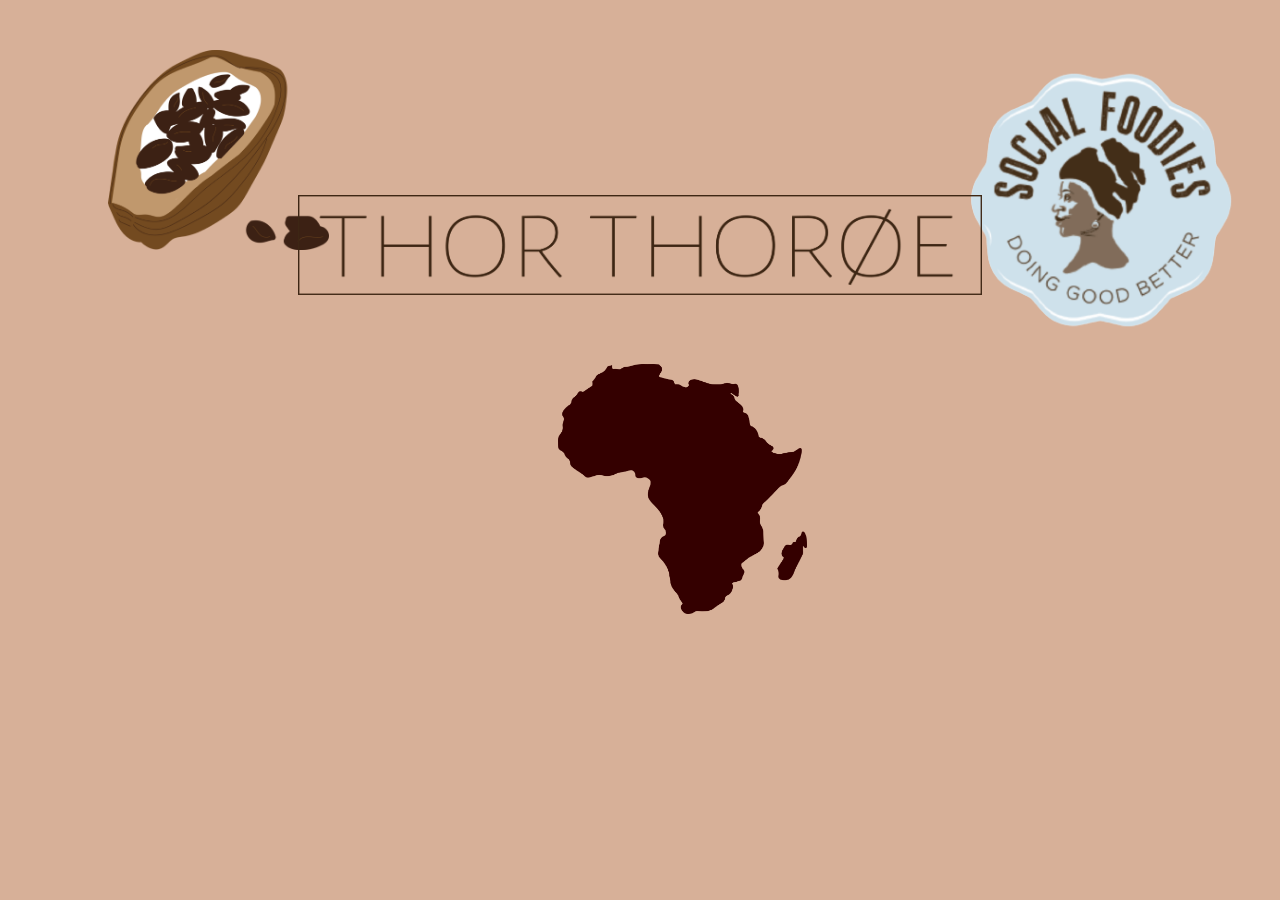
<file: index.html>
<!DOCTYPE html>
<html lang="da">
<head>
<meta charset="UTF-8">
<meta http-equiv="X-UA-Compatible" content="IE=edge">
<meta name="viewport" content="width=device-width, initial-scale=1">
<meta property="og:title" content="Thor Thorøe webdocumentar">
<meta property="og:description" content="Thor Thorøe, Afrika, CocoaFAIR, Social Foodies">
<meta property="og:type" content="website">
<title>Thor Thorøe</title>
<link rel="icon" type="image/x-icon" href="img/favicon.png">
<link rel="preconnect" href="https://fonts.googleapis.com"> 
<link rel="preconnect" href="https://fonts.gstatic.com" crossorigin> 
<link href="https://fonts.googleapis.com/css2?family=Alegreya+Sans:ital@1&family=Roboto+Condensed:ital,wght@0,300;0,400;0,700;1,300;1,400&display=swap" rel="stylesheet">
<link rel="stylesheet" href="https://cdnjs.cloudflare.com/ajax/libs/font-awesome/4.7.0/css/font-awesome.min.css">
<link rel="stylesheet" href="css/style.css">
<script src="js/javascript.js"></script>
</head>


<body>

<section class="top"> 
    <div>
        <a href="cocoafair.html"><img src="img/kakao.png" alt="CocoaFAIR kakao bønne bæredytigt" class="kakao"></a>
    </div>

    <div>
        <a href="socialfoodies.html"><img src="img/logo-socialfoodies.png" alt="Social Foodies Thor Thorøe" class="social"></a>
    </div>

<br>
</section>

<div>
    <a href="thor.html"><img src="img/logo.png" alt="Thor Thorøe Logo" class="logo"></a>
</div>

<br>
<div>
    <a href="afrika.html"><img src="img/africa.png" alt="Afrika Social Ulighed" class="Afrika"></a>
</div>

<br>



</body>


</html>
</file>
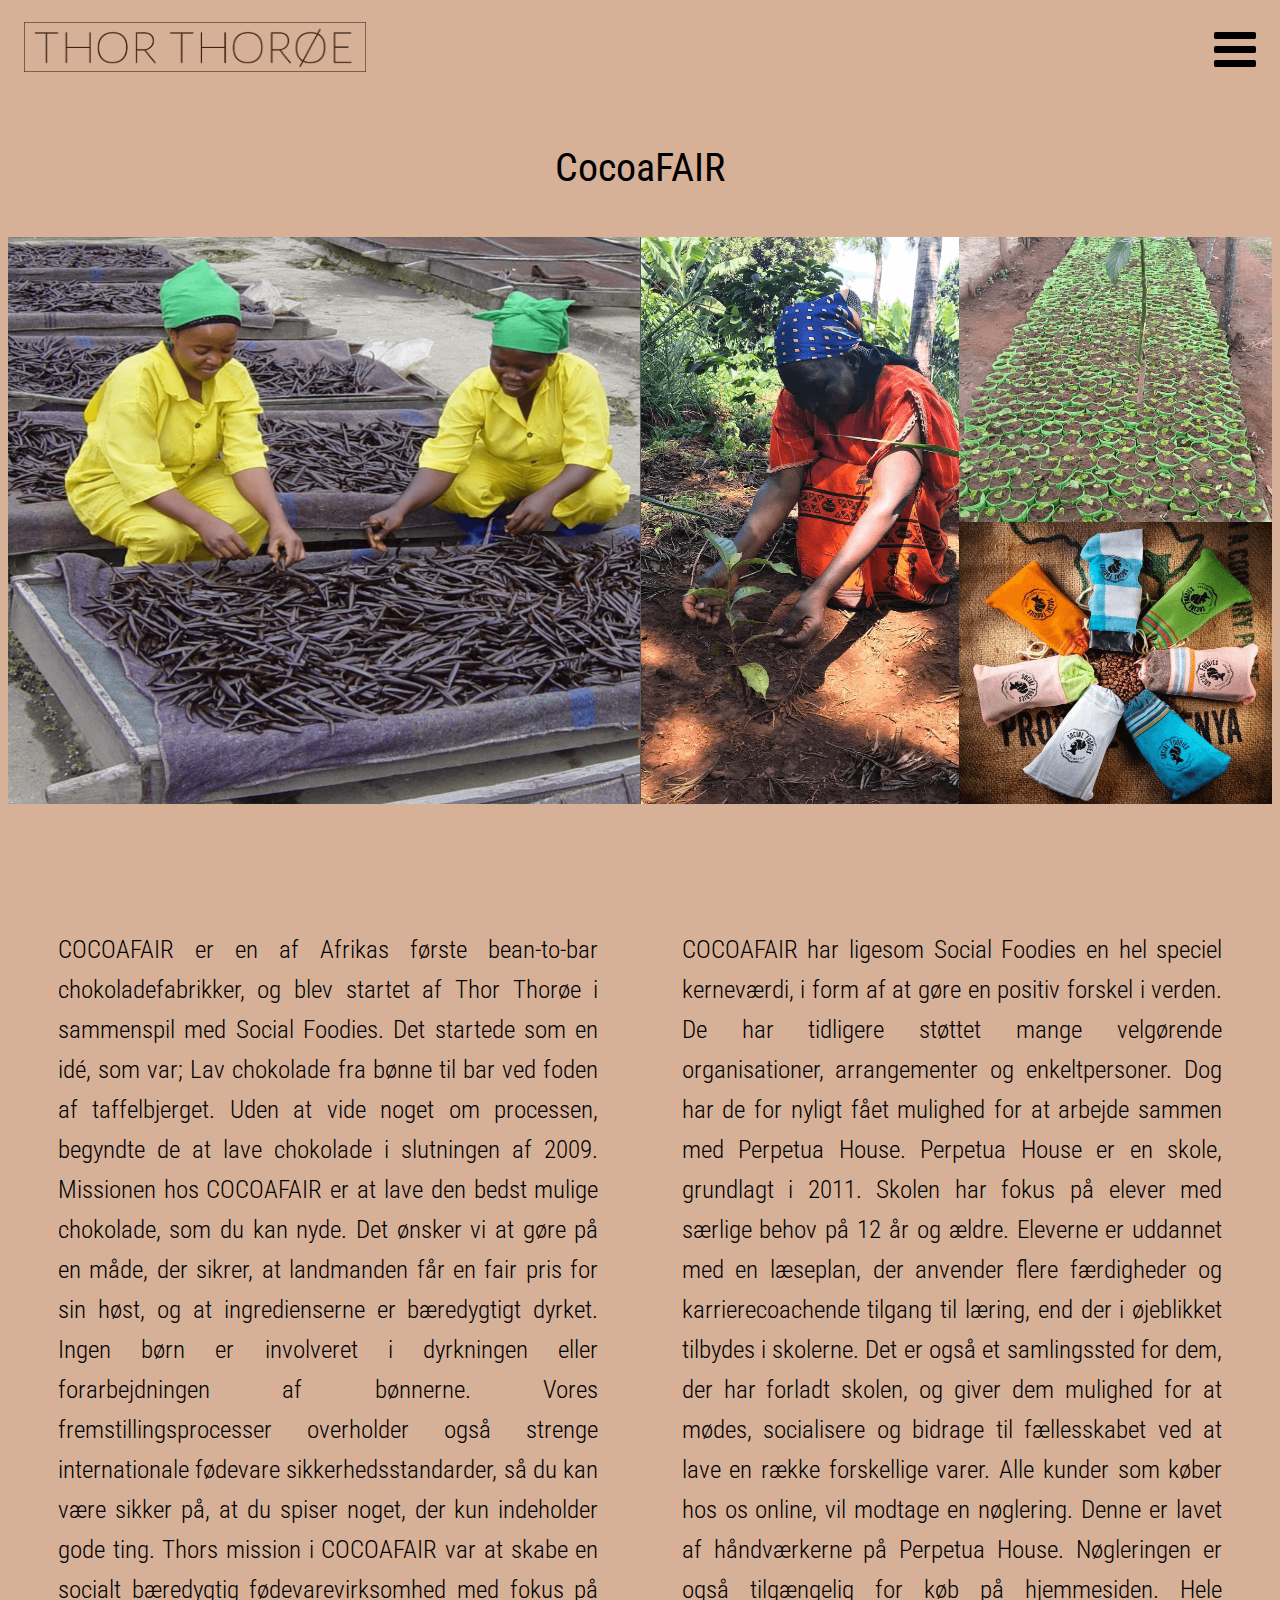
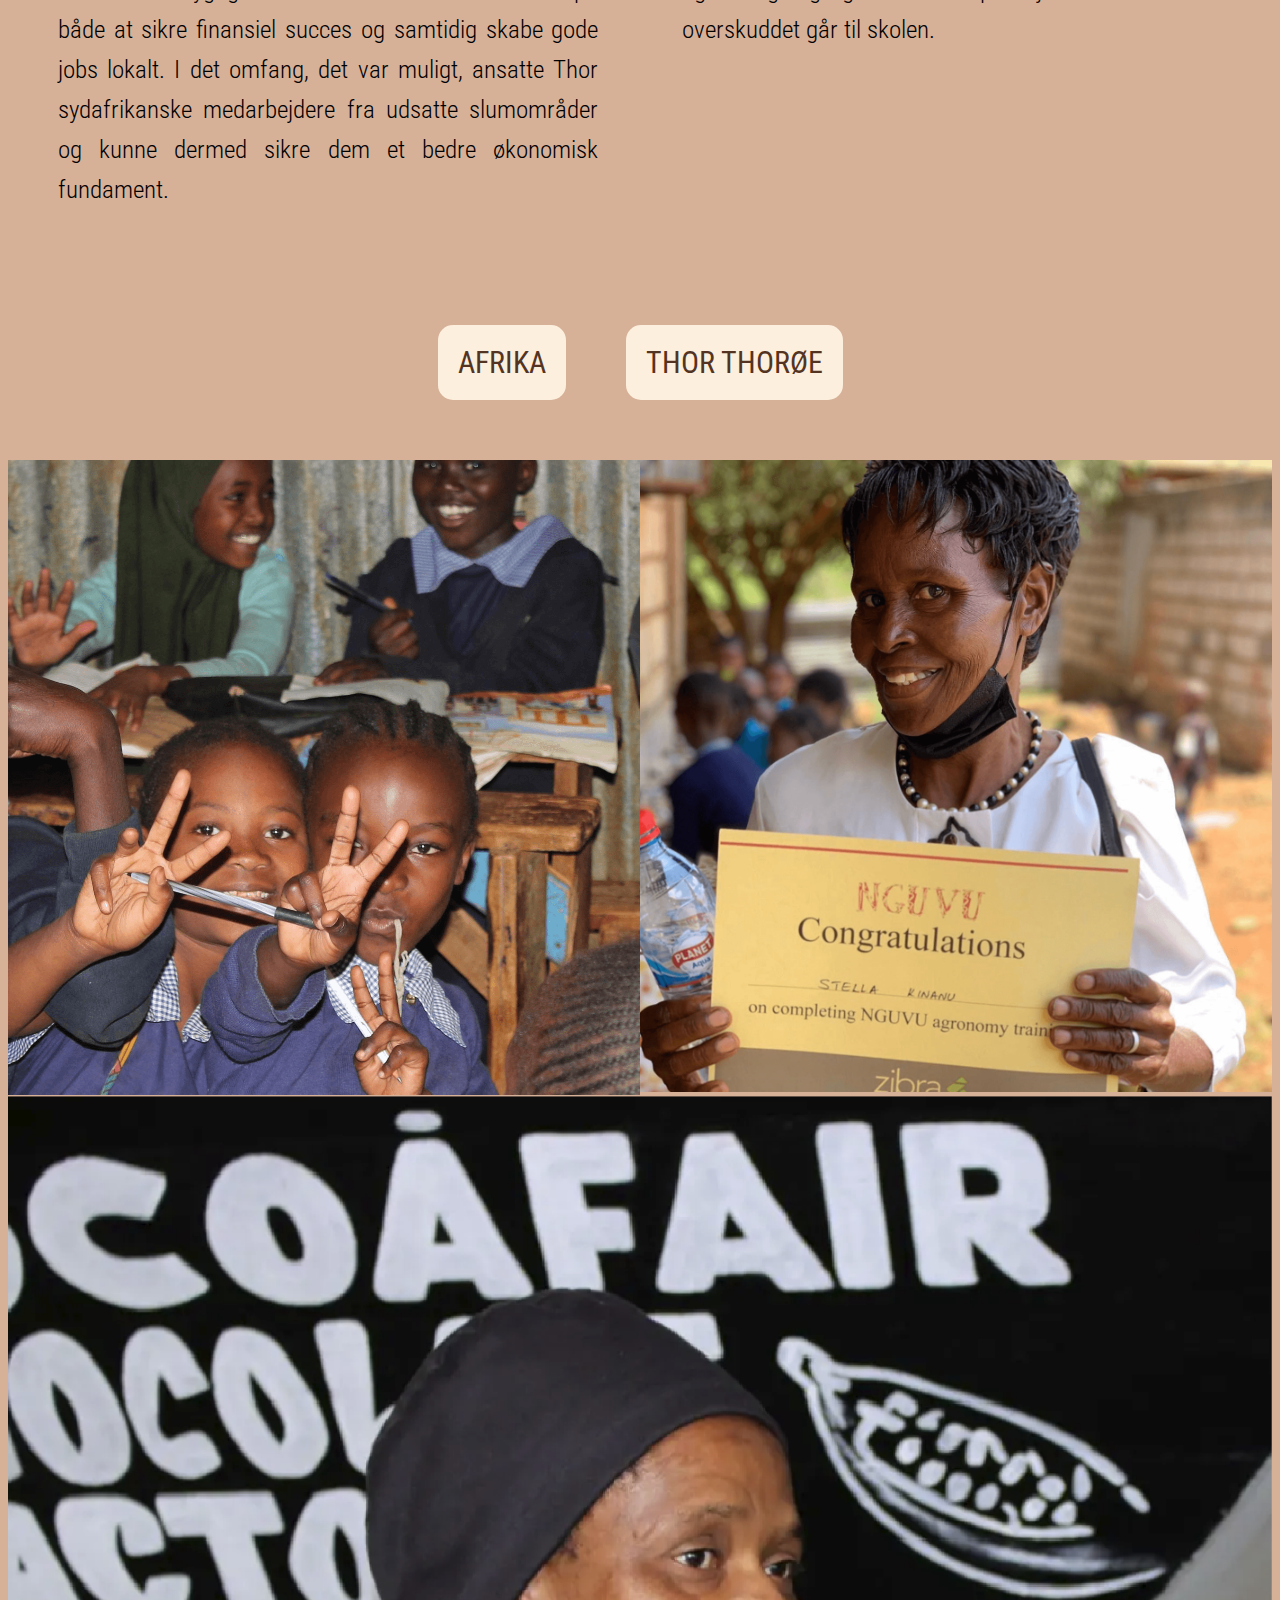
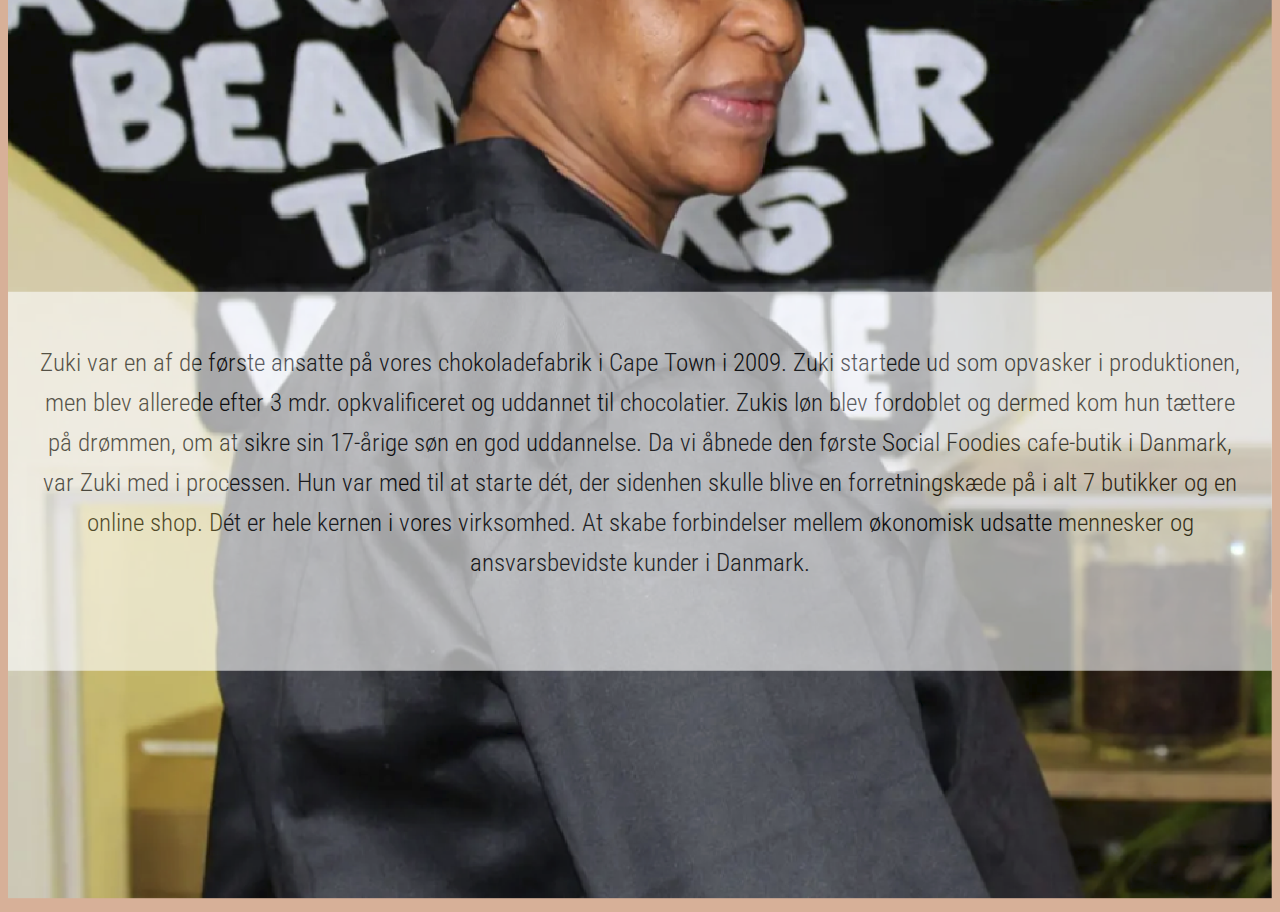
<file: cocoafair.html>
<!DOCTYPE html>
<html lang="da">
<head>
<meta charset="UTF-8">
<meta http-equiv="X-UA-Compatible" content="IE=edge">
<meta name="viewport" content="width=device-width, initial-scale=1">
<meta property="og:title" content="CocoaFAIR, virksomhedens kerneværdier">
<meta property="og:description" content="Viden om CocoaFAIR som kakaoplantage og deres værdier">
<meta property="og:type" content="website">
<title>CocoaFAIR</title>
<link rel="icon" type="image/x-icon" href="img/favicon.png">
<link rel="preconnect" href="https://fonts.googleapis.com"> 
<link rel="preconnect" href="https://fonts.gstatic.com" crossorigin> 
<link href="https://fonts.googleapis.com/css2?family=Alegreya+Sans:ital@1&family=Roboto+Condensed:ital,wght@0,300;0,400;0,700;1,300;1,400&display=swap" rel="stylesheet">
<link rel="stylesheet" href="https://cdnjs.cloudflare.com/ajax/libs/font-awesome/4.7.0/css/font-awesome.min.css">
<link rel="stylesheet" href="css/cocoafair.css">
<script src="js/javascript.js"></script>
</head>


<body>
<!-- Top Navigation Menu -->
<div class="topnav">
  <a href="index.html" class="active"><img src="img/logo.png" alt="logo"></a>
  <div id="myLinks">
    <a href="afrika.html">Afrika</a>
    <a href="cocoafair.html">CocoaFAIR</a>
    <a href="socialfoodies.html">Social Foodies</a>
    <a href="thor.html">Thor Thorøe</a>
  </div>
  <a href="javascript:void(0);" class="icon" onclick="myFunction()">
    <i class="fa fa-bars"></i>
  </a>
</div>

<main>

<h1>CocoaFAIR</h1>
<section class="top-img">
  <img src="img/arbejdere.png" alt="to afrikanske arbejdere">
  <img src="img/kaffe.png" alt="Arbejder og social foodies produkter">
</section>

<section class="cocoafair">

  <section class="text">
    <p class="start">
      COCOAFAIR er en af Afrikas første bean-to-bar chokoladefabrikker, og blev startet af Thor Thorøe i sammenspil med Social Foodies. Det startede som en idé, som var; Lav chokolade fra bønne til bar ved foden af taffelbjerget. Uden at vide noget om processen, begyndte de at lave chokolade i slutningen af 2009.
  
      Missionen hos COCOAFAIR er at lave den bedst mulige chokolade, som du kan nyde. Det ønsker vi at gøre på en måde, der sikrer, at landmanden får en fair pris for sin høst, og at ingredienserne er bæredygtigt dyrket. 
      Ingen børn er involveret i dyrkningen eller forarbejdningen af bønnerne. Vores fremstillingsprocesser overholder også strenge internationale fødevare sikkerhedsstandarder, så du kan være sikker på, at du spiser noget, der kun indeholder gode ting.

      Thors mission i COCOAFAIR var at skabe en socialt bæredygtig fødevarevirksomhed med fokus på både at sikre finansiel succes og samtidig skabe gode jobs lokalt. I det omfang, det var muligt, ansatte Thor sydafrikanske medarbejdere fra udsatte slumområder og kunne dermed sikre dem et bedre økonomisk fundament. 

    </p>
  
    <p class="slut">
        
        COCOAFAIR har ligesom Social Foodies en hel speciel kerneværdi, i form af at gøre en positiv forskel i verden. De har tidligere støttet mange velgørende organisationer, arrangementer og enkeltpersoner. Dog har de for nyligt fået mulighed for at arbejde sammen med Perpetua House. 
        
        Perpetua House er en skole, grundlagt i 2011. Skolen har fokus på elever med særlige behov på 12 år og ældre. Eleverne er uddannet med en læseplan, der anvender flere færdigheder og karrierecoachende tilgang til læring, end der i øjeblikket tilbydes i skolerne. Det er også et samlingssted for dem, der har forladt skolen, og giver dem mulighed for at mødes, socialisere og bidrage til fællesskabet ved at lave en række forskellige varer.
        
        Alle kunder som køber hos os online, vil modtage en nøglering. Denne er lavet af håndværkerne på Perpetua House. Nøgleringen er også tilgængelig for køb på hjemmesiden. Hele overskuddet går til skolen. 
       </p>
  </section>

  <section class="knap-wrapper">
    <div class="knap">
      <a href="./afrika.html">AFRIKA</a>
    </div>

    <div class="knap">
      <a href="./thor.html">THOR THORØE</a>
    </div>
  </section>


</section>

<section class="midt-img">
  <img src="img/skoleboern.png" alt="Afrikanske skolebørn">
  <img src="img/uddannelse.png" alt="Afrikansk kvinde med uddannelsesbevis">
</section>

<div class="container">
  <img src="img/zuki(1).png" alt="Første ansatte kvinde i kakaoplantagen">
  <div class="centered">
    <p>Zuki var en af de første ansatte på vores chokoladefabrik i Cape Town i 2009. Zuki startede ud som opvasker i produktionen, men blev allerede efter 3 mdr. opkvalificeret og uddannet til chocolatier. Zukis løn blev fordoblet og dermed kom hun tættere på drømmen, om at sikre sin 17-årige søn en god uddannelse. Da vi åbnede den første Social Foodies cafe-butik i Danmark, var Zuki med i processen. Hun var med til at starte dét, der sidenhen skulle blive en forretningskæde på i alt 7 butikker og en online shop.  
      Dét er hele kernen i vores virksomhed. At skabe forbindelser mellem økonomisk udsatte mennesker og ansvarsbevidste kunder i Danmark.
    </p></div>
</div>




</main>

</body>
</html>
</file>
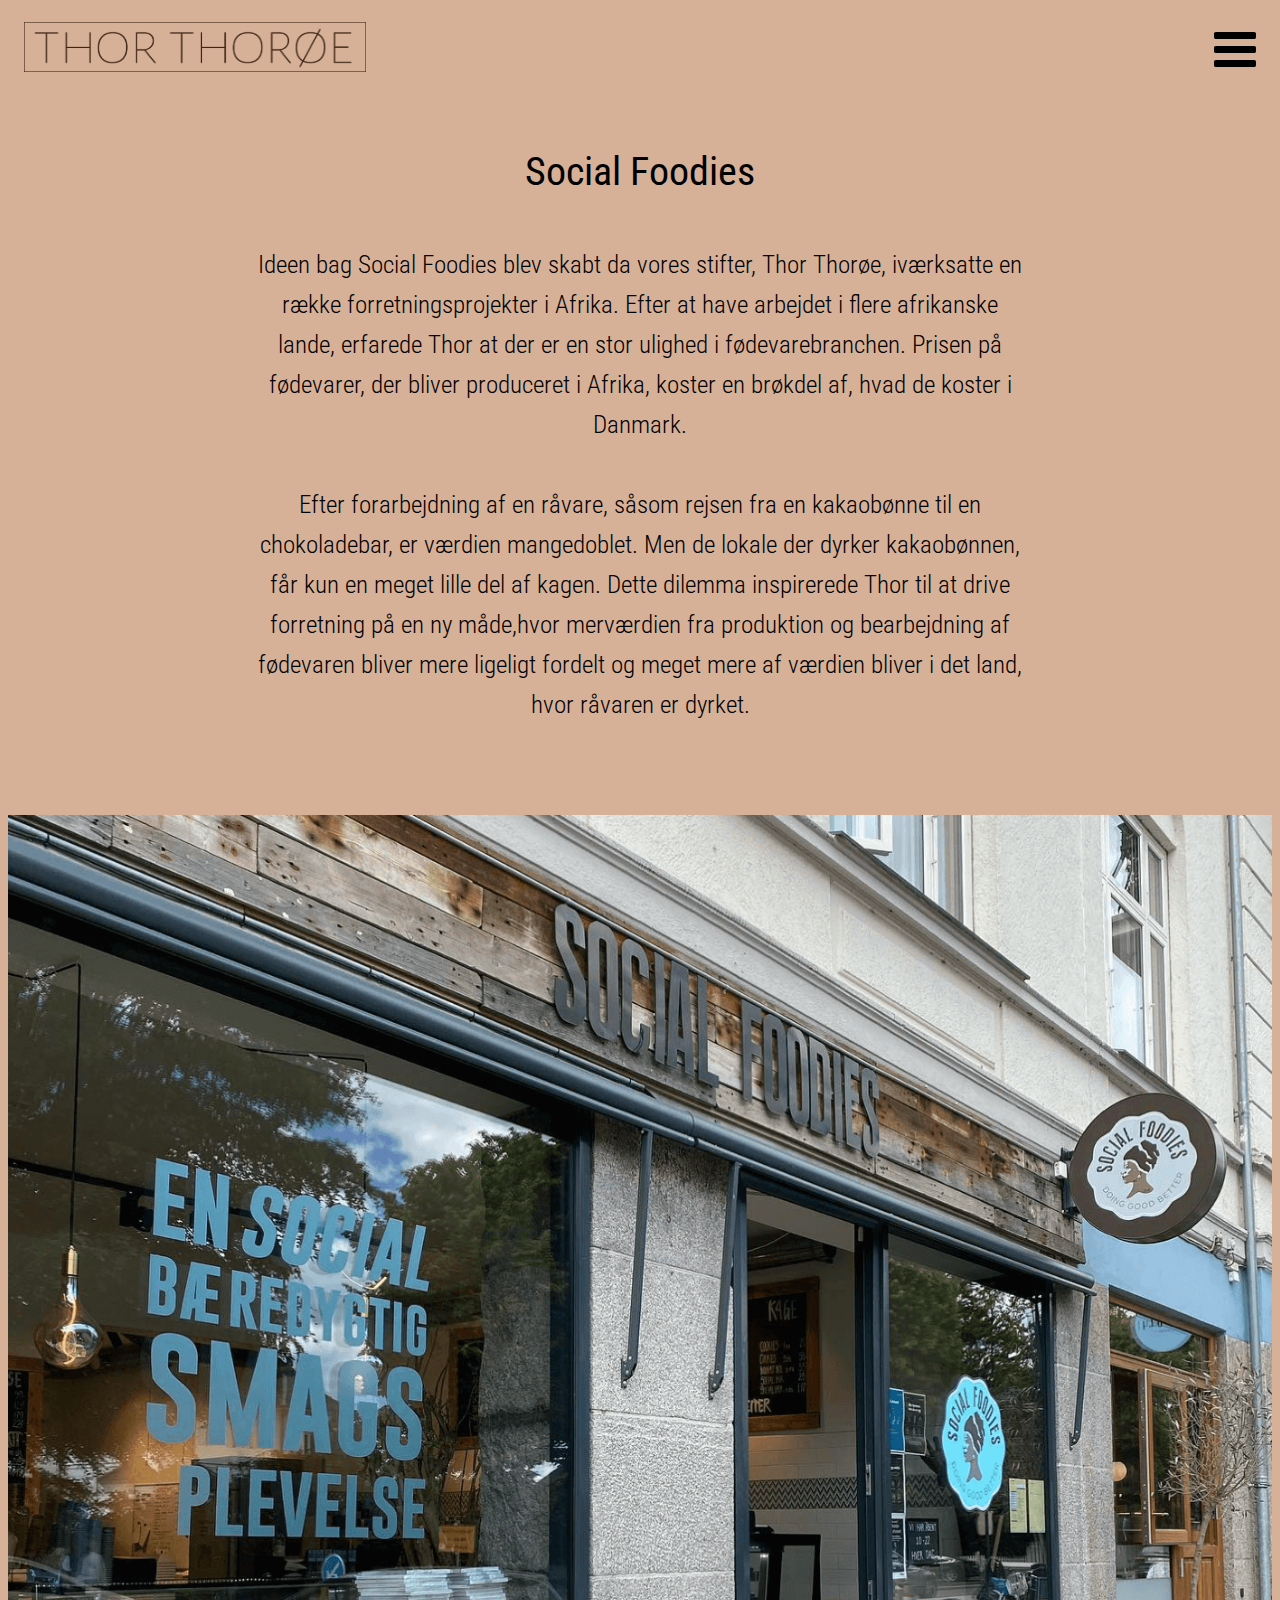
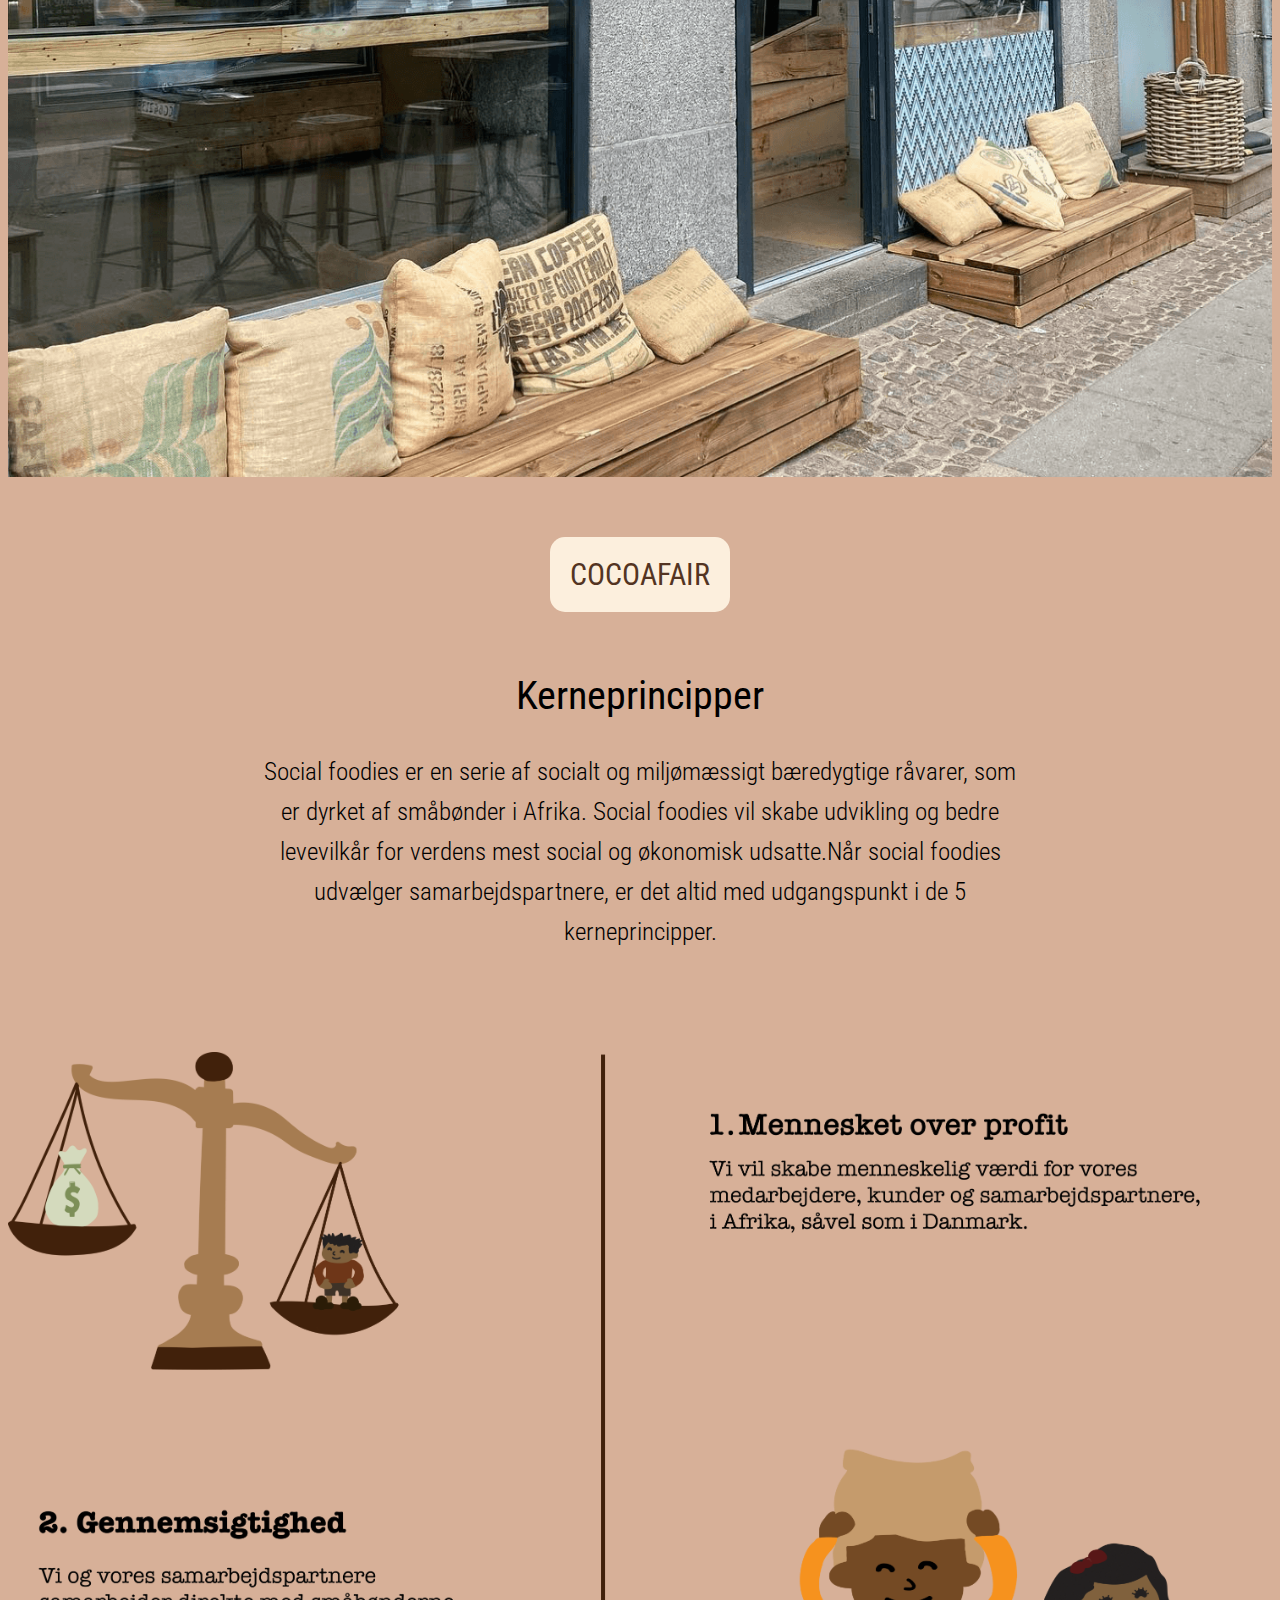
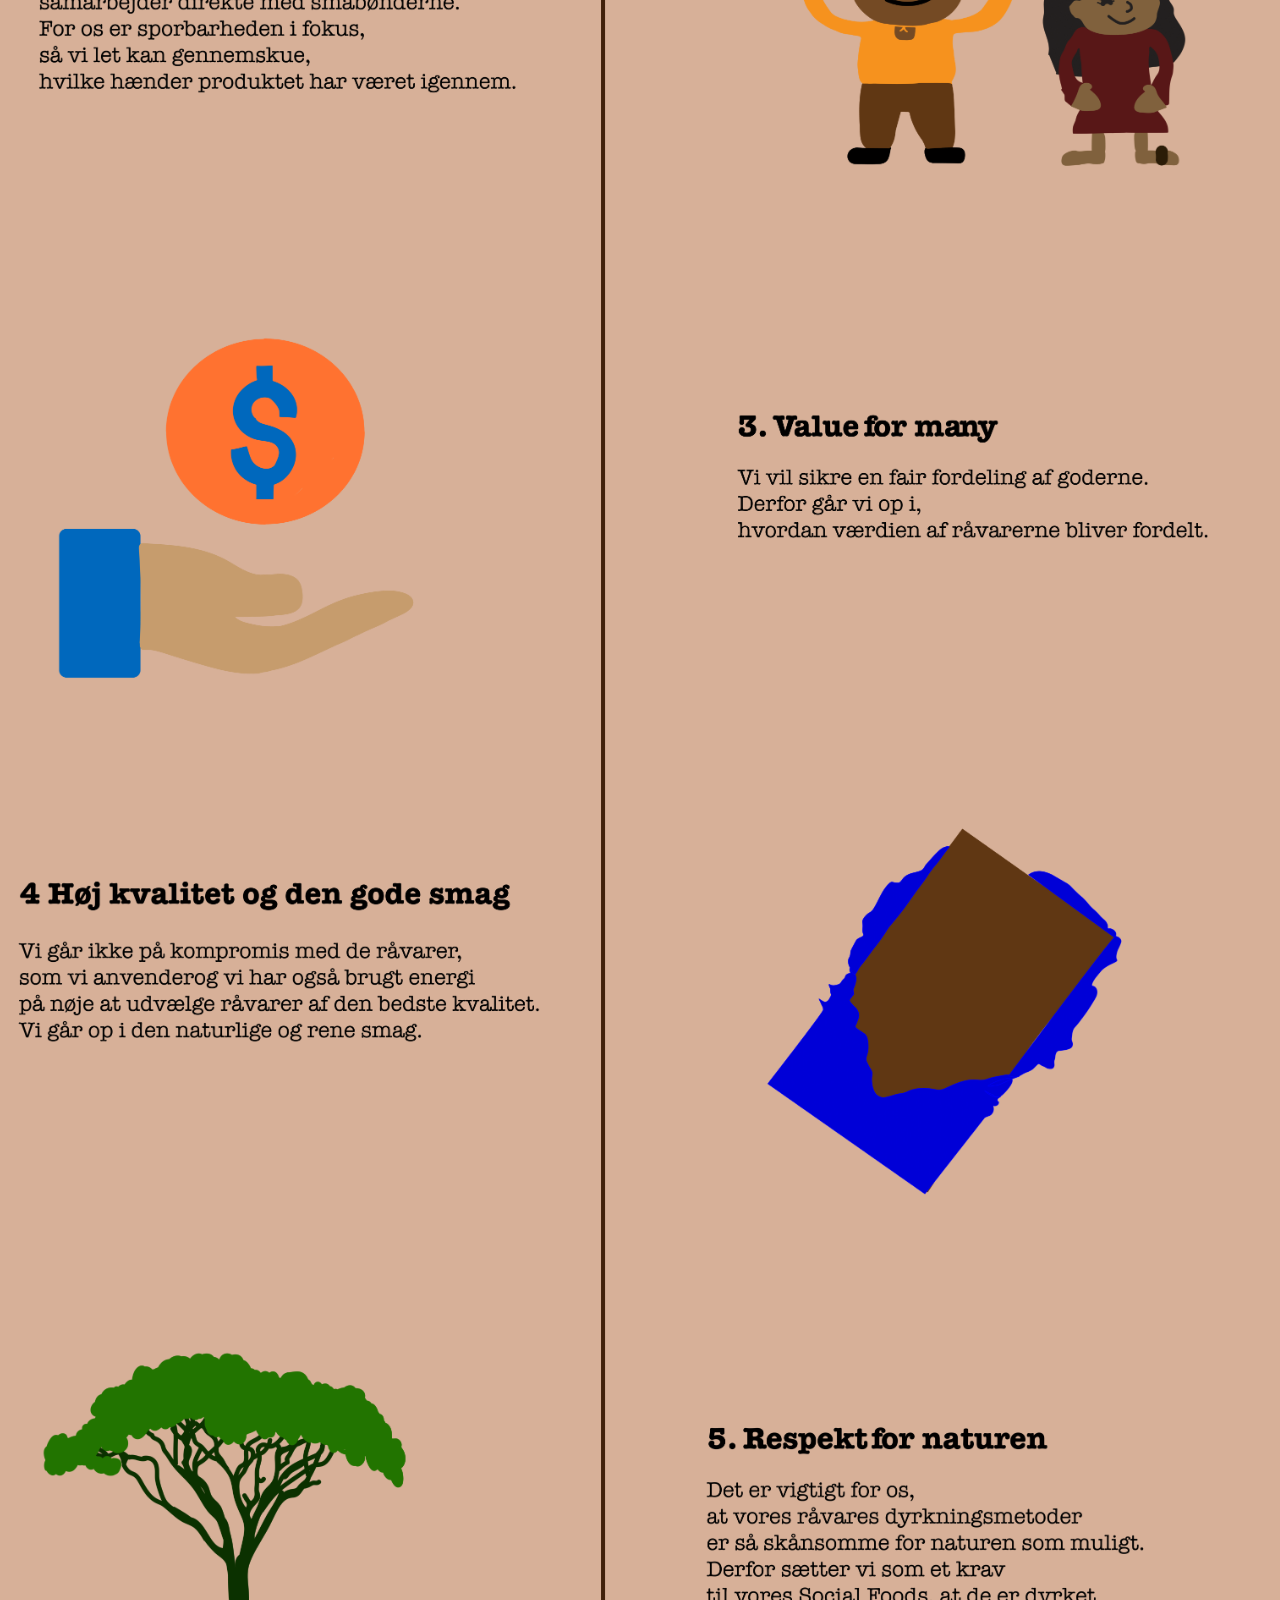
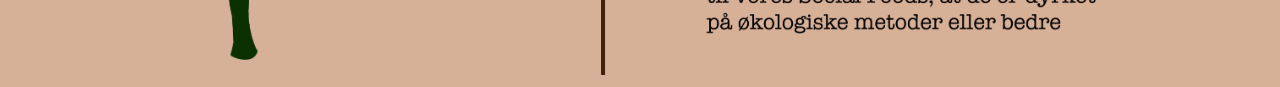
<file: socialfoodies.html>
<!DOCTYPE html>
<html lang="da">
<head>
<meta charset="UTF-8">
<meta http-equiv="X-UA-Compatible" content="IE=edge">
<meta name="viewport" content="width=device-width, initial-scale=1">
<meta property="og:title" content="Social Foodie">
<meta property="og:description" content="Viden om Social Foodies og deres produkter">
<meta property="og:type" content="website">
<title>Social Foodies</title>
<link rel="icon" type="image/x-icon" href="img/favicon.png">
<link rel="preconnect" href="https://fonts.googleapis.com"> 
<link rel="preconnect" href="https://fonts.gstatic.com" crossorigin> 
<link href="https://fonts.googleapis.com/css2?family=Alegreya+Sans:ital@1&family=Roboto+Condensed:ital,wght@0,300;0,400;0,700;1,300;1,400&display=swap" rel="stylesheet">
<link rel="stylesheet" href="https://cdnjs.cloudflare.com/ajax/libs/font-awesome/4.7.0/css/font-awesome.min.css">
<link rel="stylesheet" href="css/socialfoodies.css">
<script src="js/javascript.js"></script>
</head>


<body>
<!-- Top Navigation Menu -->
<div class="topnav">
  <a href="index.html" class="active"><img src="img/logo.png" alt="logo"></a>
  <div id="myLinks">
    <a href="afrika.html">Afrika</a>
    <a href="cocoafair.html">CocoaFAIR</a>
    <a href="socialfoodies.html">Social Foodies</a>
    <a href="thor.html">Thor Thorøe</a>
  </div>
  <a href="javascript:void(0);" class="icon" onclick="myFunction()">
    <i class="fa fa-bars"></i>
  </a>
</div>
</div>

<section class="overskrift">
  <p>Social Foodies</p>
</section>

<section class="tekst">
<p>Ideen bag Social Foodies blev skabt da vores stifter, Thor Thorøe, iværksatte en række forretningsprojekter i Afrika. Efter at have arbejdet i flere afrikanske lande, erfarede Thor at der er en stor ulighed i fødevarebranchen. Prisen på fødevarer, der bliver produceret i Afrika, koster en brøkdel af, hvad de koster i Danmark.
  <br>
  <br>
  Efter forarbejdning af en råvare, såsom rejsen fra en kakaobønne til en chokoladebar, er værdien mangedoblet. Men de lokale der dyrker kakaobønnen, får kun en meget lille del af kagen. Dette dilemma inspirerede Thor til at drive forretning på en ny måde,hvor merværdien fra produktion og bearbejdning af fødevaren bliver mere ligeligt fordelt og meget mere af værdien bliver i det land, hvor råvaren er dyrket.
  <br>
  <br>
</p>
</section>

<section class="billede-socialfoodies">
  <img src="img/socialfoodies.png" alt="socialfoodies butik aarhus">
</section>

<section class="knap-wrapper">
  <div class="knap">
    <a href="./cocoafair.html">COCOAFAIR</a>
  </div>

</section>

<section class="kerneprincipper">
  <h2 class="overskrift">Kerneprincipper</h2>
  <p>  Social foodies er en serie af socialt og miljømæssigt bæredygtige råvarer, som er dyrket af småbønder i Afrika. Social foodies vil skabe udvikling og bedre levevilkår for verdens mest social og økonomisk udsatte.Når social foodies udvælger samarbejdspartnere, er det altid med udgangspunkt i de 5 kerneprincipper.</p>
  <img src="img/Infographic-social.png" alt="Infographic-social">
</section>

</body>
</html>
</file>
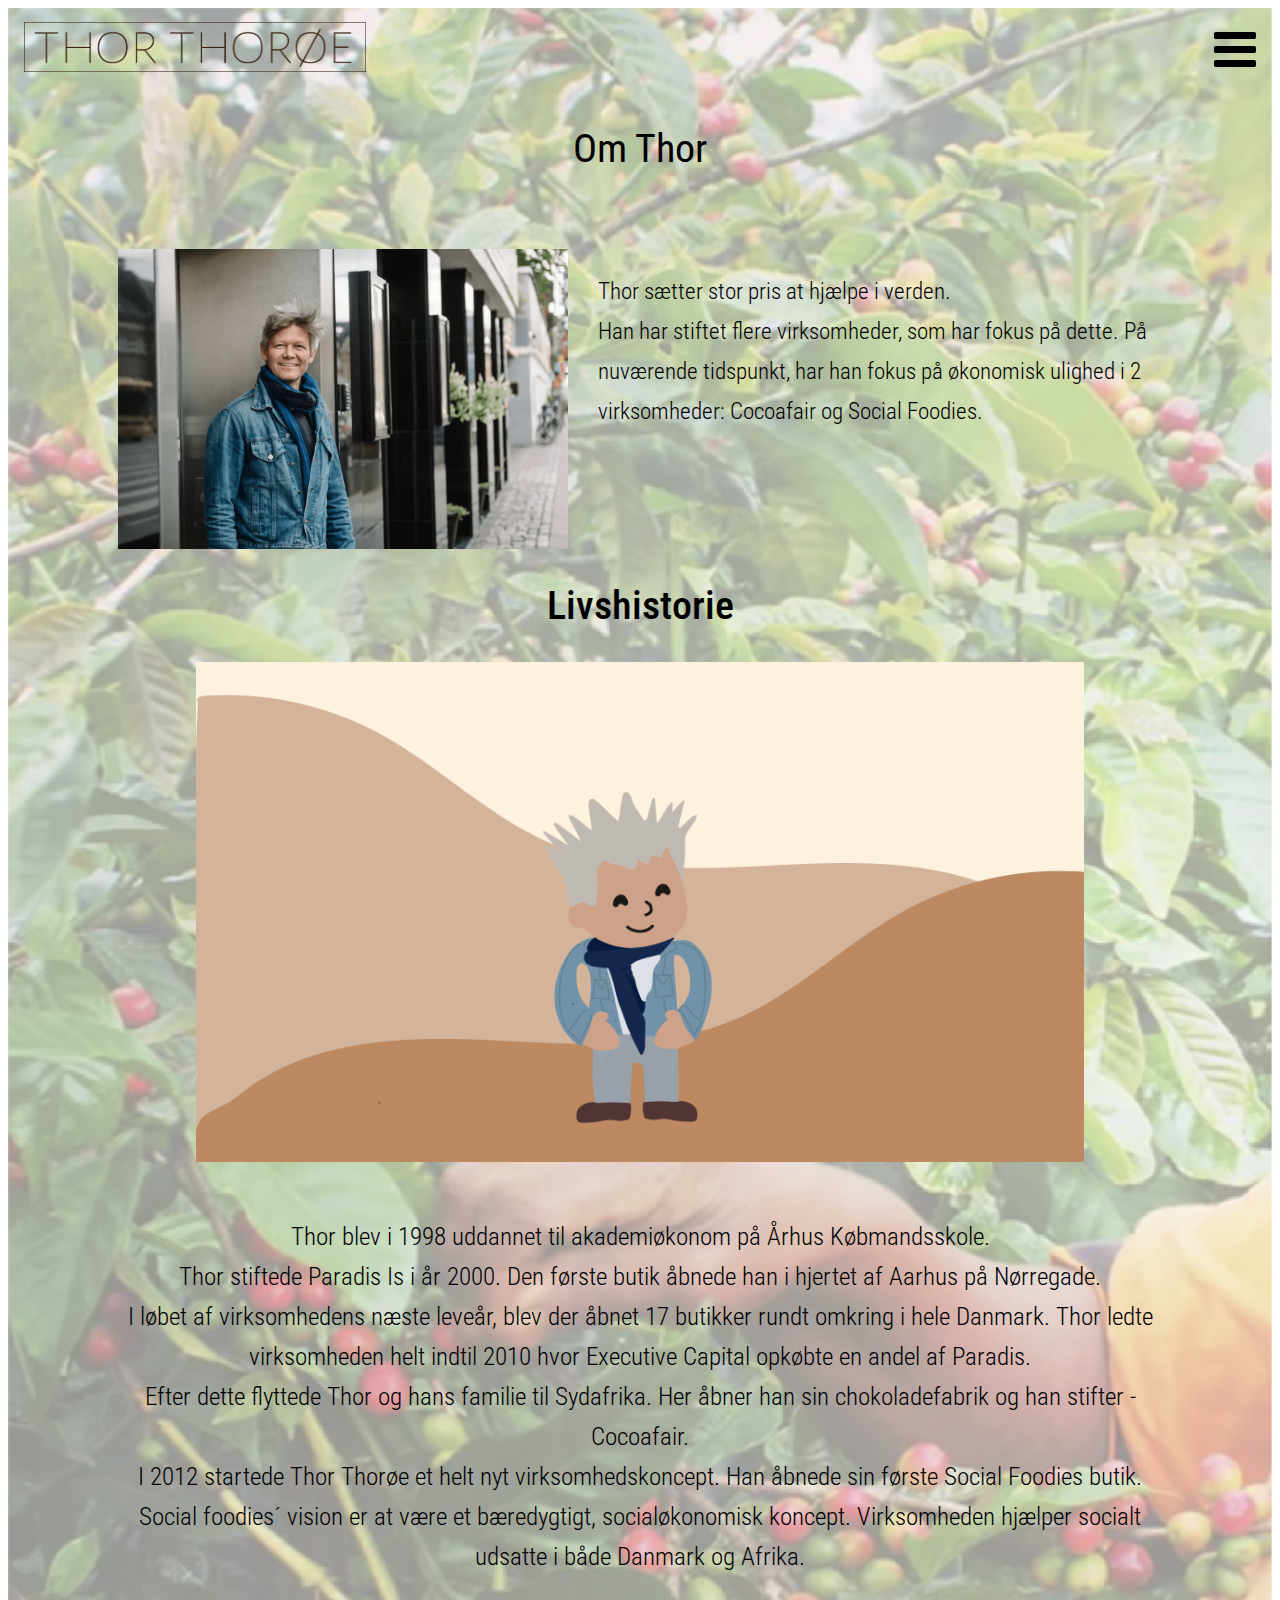
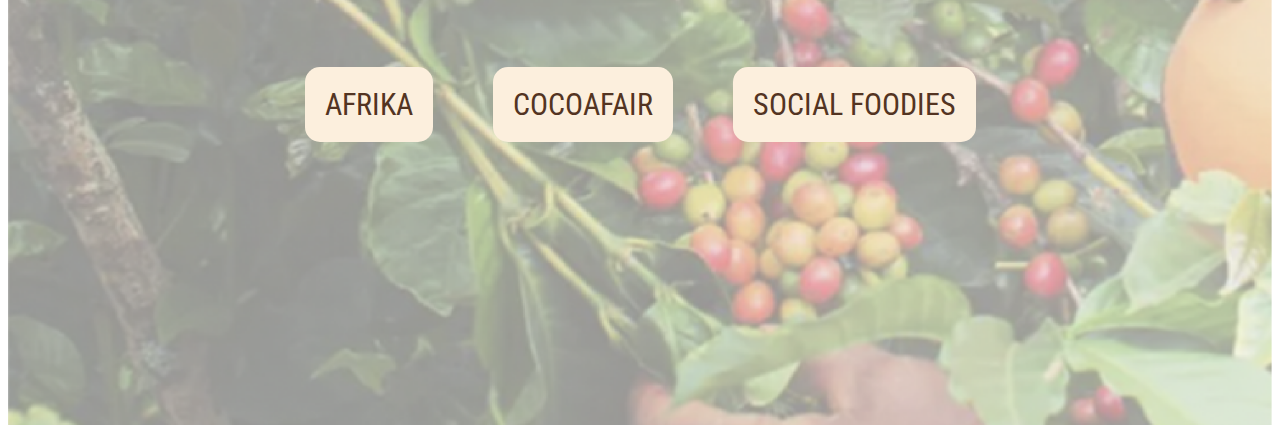
<file: thor.html>
<!DOCTYPE html>
<html lang="da">
<head>
<meta charset="UTF-8">
<meta http-equiv="X-UA-Compatible" content="IE=edge">
<meta name="viewport" content="width=device-width, initial-scale=1">
<meta property="og:title" content="Thor Thorøe, virksomheder">
<meta property="og:description" content="Viden om Thor Thorøes virksomheder, værdier og produkter">
<meta property="og:type" content="website">
<title>Thor Thorøe's liv</title>
<link rel="icon" type="image/x-icon" href="img/favicon.png">
<link rel="preconnect" href="https://fonts.googleapis.com"> 
<link rel="preconnect" href="https://fonts.gstatic.com" crossorigin> 
<link href="https://fonts.googleapis.com/css2?family=Alegreya+Sans:ital@1&family=Roboto+Condensed:ital,wght@0,300;0,400;0,700;1,300;1,400&display=swap" rel="stylesheet">
<link rel="stylesheet" href="https://cdnjs.cloudflare.com/ajax/libs/font-awesome/4.7.0/css/font-awesome.min.css">
<link rel="stylesheet" href="css/thor.css">
<script src="js/javascript.js"></script>
</head>
<body>



<!-- Top Navigation Menu -->
<section class="wrap">

  
  <div class="topnav">
    <a href="index.html" class="active"><img src="img/logo.png" alt="logo"></a>
    <div id="myLinks">
      <a href="afrika.html">Afrika</a>
      <a href="cocoafair.html">CocoaFAIR</a>
      <a href="socialfoodies.html">Social Foodies</a>
      <a href="thor.html">Thor Thorøe</a>
    </div>
    <a href="javascript:void(0);" class="icon" onclick="myFunction()">
      <i class="fa fa-bars"></i>
    </a>
  </div>
  
  <!-- Indhold -->

  <h1>
    Om Thor
  </h1>
  

  <section class="indhold">
  
    <img src="img/thor.png" alt="billede af Thor Thorøe">
   <p>
    Thor sætter stor pris at hjælpe i verden. <br> Han har stiftet flere virksomheder, som har fokus på dette. 
    På nuværende tidspunkt, har han fokus på økonomisk ulighed i 2 virksomheder: Cocoafair og Social Foodies.
   </p>
  </section>
  
  <section class="liv">
  
    <h2>
      Livshistorie
    </h2>
  <img src="video/Motiongraphioc-thor.gif" alt="Thor Thorøes livshistorie ">
  
  <p>Thor blev i 1998 uddannet til akademiøkonom på Århus Købmandsskole. <br> Thor stiftede Paradis Is i år 2000. Den første butik åbnede han i hjertet af Aarhus på Nørregade. <br> I løbet af virksomhedens næste leveår, blev der åbnet 17 butikker rundt omkring i hele Danmark. 
    Thor ledte virksomheden helt indtil  2010 hvor Executive Capital opkøbte en andel af Paradis. <br> Efter dette flyttede Thor og hans familie til Sydafrika. Her åbner han sin chokoladefabrik og han stifter - Cocoafair. <br>
    I 2012 startede Thor Thorøe et helt nyt virksomhedskoncept. Han åbnede sin første Social Foodies butik. <br>
  Social foodies´ vision er at være et bæredygtigt, socialøkonomisk koncept. Virksomheden hjælper socialt udsatte i både Danmark og Afrika.
    </p>
  
  </section>
  
<!-- knapper -->

  <section class="knap-wrapper">
    <div class="knap">
      <a href="./afrika.html">AFRIKA</a>
    </div>

    <div class="knap">
      <a href="./cocoafair.html">COCOAFAIR</a>
    </div>

    <div class="knap">
      <a href="./socialfoodies.html">SOCIAL FOODIES</a>
    </div>
  </section>


</section>

</body>
</html>
</file>
<file: css/style.css>
* {font-family: 'Alegreya Sans', sans-serif;
font-family: 'Roboto Condensed', sans-serif;
background-color: #d7b098;
}

/* Header start*/
  .topnav {
    overflow: hidden;
    position: relative;
  }
  
  .topnav #myLinks {
    display: none;
  }
  
  .topnav a {
    float: left;
    color: black;
    padding: 14px 16px;
    text-decoration: none;
    font-size: 49px;
    font-weight: 300;
  }
  
  .topnav a.icon {
    float: right;
  }
  
  .topnav a:hover {
    background-color:#fcefdd;
    color: black;
  }
  
  .topnav img{
    height: 50px;
  }

  /* Header slut*/
.kakao {
  height: 200px;
  display: block;
  margin-bottom: -200px;
  margin-left: 100px;
  margin-top: 50px;
  transition: transform .2s; /* Animation */
}

.kakao:hover {
  transform: scale(1.2); /* (150% zoom - Note: if the zoom is too large, it will go outside of the viewport) */
}

.social {
  height: 300px;
  display: block;
  margin-left: auto;
  margin-top: -200px;
  margin-right: 20px;
  margin-bottom: -300px;
  transition: transform .2s; /* Animation */
}
  .social:hover {
    transform: scale(1.2); /* (150% zoom - Note: if the zoom is too large, it will go outside of the viewport) */
  }


.logo {
  height: 100px;
  display: block;
  margin-left: auto;
  margin-right: auto;
  margin-top: 10%;
  transition: transform .2s; /* Animation */
}

.logo:hover {
  transform: scale(1.2); /* (150% zoom - Note: if the zoom is too large, it will go outside of the viewport) */
}


.Afrika {
  height: 250px;
  display: block;
  margin-left: 550px;
  margin-top: 50px;
  transition: transform .2s; /* Animation */
}

.Afrika:hover {
  transform: scale(1.2); /* (150% zoom - Note: if the zoom is too large, it will go outside of the viewport) */
}
</file>
<file: css/cocoafair.css>
* {font-family: 'Alegreya Sans', sans-serif;
    font-family: 'Roboto Condensed', sans-serif;
    background-color: #d7b098;
    max-width: 100%;
    }
    
    /* Header start*/
      .topnav {
        overflow: hidden;
        position: relative;
      }
      
      .topnav #myLinks {
        display: none;
      }
      
      .topnav a {
        float: left;
        color: black;
        padding: 14px 16px;
        text-decoration: none;
        font-size: 49px;
        font-weight: 300;
      }
      
      .topnav a.icon {
        float: right;
      }
      
      .topnav a:hover {
        background-color: #fcefdd;
        color: black;
      }
      
      .topnav img{
        height: 50px;
      }
    
      /* Header slut*/


      /* Main start*/

      h1{
        text-align: center;
        font-weight: 400;
        font-size: 40px;
        padding-bottom: 1.5%;
        padding-top: 1.5%;
      }

            /* Styling af billeder*/
      .top-img img{
        width: 120%;
        height: 90%;
      }

      .top-img{
        display: grid;
        grid-template-columns: 50% 50%;
      }

      .midt-img{
          width: 120%;
          height: 90%;
      }

      .midt-img{
        display: grid;
        grid-template-columns: 50% 50%;
      }

      .img-ansat img{
        width: 100%;
        height: 120%;
    }

    p{
      font-size: 25px;
      font-weight: 300;
      line-height: 40px;
      margin-left: 2%;
      margin-right: 2%;
      padding-bottom: 5%;
    }

          /*Styling af tekst over billede*/
    .container {
      position: relative;
      text-align: center;
      color: white;
    }

    .centered {
      position: absolute;
      background-color: white;
      width: 100%;
      top: 70%;
      left: 50%;
      transform: translate(-50%, -50%);
      opacity: 0.6;
    }

    .centered p {
      background-color: white;
      color: black;
      padding-top: 2%;
    }

          /* Styling af tekst*/
    .text {
      display: grid;
      grid-template-columns: 50% 50%;
      text-align: justify;
      margin: 3%;
    }

    .start {
      margin-right: 7%;
    }

    .slut {
      margin-left: 7%;
    }

          /* Styling af knapper*/
    .knap-wrapper{
      display: flex;
      justify-content: center;
      margin-top: 80px;
      margin-bottom: 80px;
    }
    .knap{
      position: relative;
      display: inline-block;
    }
    
    .knap a{
      color: #533422;
      background-color: #fcefdd;
      border-radius: 15px;
      border: 0px;
      font-size: 30px;
      margin: 30px;
      padding: 20px;
      cursor: pointer;
      text-decoration: none;
    }
</file>
<file: css/socialfoodies.css>
* { 
    font-family: 'Roboto Condensed', sans-serif;
    background-color: #d7b098;
    }
    
    /* Header start*/
      .topnav {
        overflow: hidden;
        position: relative;
      }
      
      .topnav #myLinks {
        display: none;
      }
      
      .topnav a {
        float: left;
        color: black;
        padding: 14px 16px;
        text-decoration: none;
        font-size: 49px;
        font-weight: 300;
      }
      
      .topnav a.icon {
        float: right;
      }
      
      .topnav a:hover {
        background-color: #fcefdd;
        color: black;
      }
      
      .topnav img{
        height: 50px;
      }
    
      /* Header slut*/

      /* social foodies skrift over billede*/
      .overskrift {
        font-size: 40px;
        text-align: center;
        font-weight: 400;
        margin-top: 50px;
      }

      .tekst {
        text-align: center;
        margin-left: 250px;
        margin-right: 250px;
        margin-top: 50px;
        font-weight: 300;
        font-size: 25px;
        line-height: 40px;
      }

      .billede-socialfoodies img {
        margin-top: 50px;
        width: 100%;
        display: block;
      }


      /* knap til cocoafair */
      .knap-wrapper{
        display: flex;
        justify-content: center;
        margin-top: 80px;
        margin-bottom: 80px;
      }
      .knap{
        position: relative;
        display: inline-block;
      }
      
      .knap a{
        color: #533422;
        background-color: #fcefdd;
        border-radius: 15px;
        border: 0px;
        font-size: 30px;
        margin: 30px;
        padding: 20px;
        cursor: pointer;
        text-decoration: none;
      }

      .cocoafair {
        margin-top: 100px;
        margin-bottom: 100px;
      }
      
      /*infographic og tekst med kerneprincipper*/
      .kerneprincipper p {
        text-align: center;
        margin-left: 250px;
        margin-right: 250px;
        margin-top: 30px;
        margin-bottom: 100px;
        font-weight: 300;
        font-size: 25px;
        line-height: 40px;
      }

      .kerneprincipper img {
        width: 95%;
      }
</file>
<file: css/thor.css>
* {font-family: 'Alegreya Sans', sans-serif;
    font-family: 'Roboto Condensed', sans-serif;
    max-width: 100%;
    }


      /* Styling af baggrundsbillede*/
    .wrap {
        background-image: url(../img/baggrund-thor.png);
        background-size: cover;
        width: auto;
        background-position: top;
        background-repeat: no-repeat;
        padding-bottom: 4%;
    }


    .background-image {
      width: 100%;
    }
    
    /* Header start*/

    
      .topnav {
        overflow: hidden;
        position: relative;
      }
      
      .topnav #myLinks {
        display: none;
      }
      
      .topnav a {
        float: left;
        color: black;
        padding: 14px 16px;
        text-decoration: none;
        font-size: 49px;
        font-weight: 300;
      }
      
      .topnav a.icon {
        float: right;
      }
      
      .topnav a:hover {
        background-color:#fcefdd;
        color: black;
      }
      
      .topnav img{
        height: 50px;
      }
    
      /* Header slut*/


           /* Indhold */

h1 {
  text-align: center;
  font-weight: 400;
  font-size: 40px;
}


.indhold img {
  height: 300px;
  padding-right: 30px;
}

.indhold {
  display: flex;
  padding-left: 110px;
  padding-right: 110px;
  line-height: 40px;
  padding-top: 50px;
  font-size: 23px;
  font-weight: 300;
}

.liv h2 {
  text-align: center;
  font-weight: 500;
  font-size: 40px;
}

.liv img {
  height: 500px;
  display: block;
  margin-left: auto;
  margin-right: auto;
  padding-bottom: 30px;
  
}

.liv p {
  padding-left: 110px;
  padding-right: 110px;
  font-size: 25px;
  font-weight: 300;
  line-height: 40px;
  padding-bottom: 30px;
  text-align: center;
}

      /* Styling af knapper*/


.knap-wrapper{
  display: flex;
  justify-content: center;
  margin-top: 80px;
  margin-bottom: 20%;
}
.knap{
  position: relative;
  display: inline-block;
}

.knap a{
  color: #533422;
  background-color: #fcefdd;
  border-radius: 15px;
  border: 0px;
  font-size: 30px;
  margin: 30px;
  padding: 20px;
  cursor: pointer;
  text-decoration: none;
}
</file>
